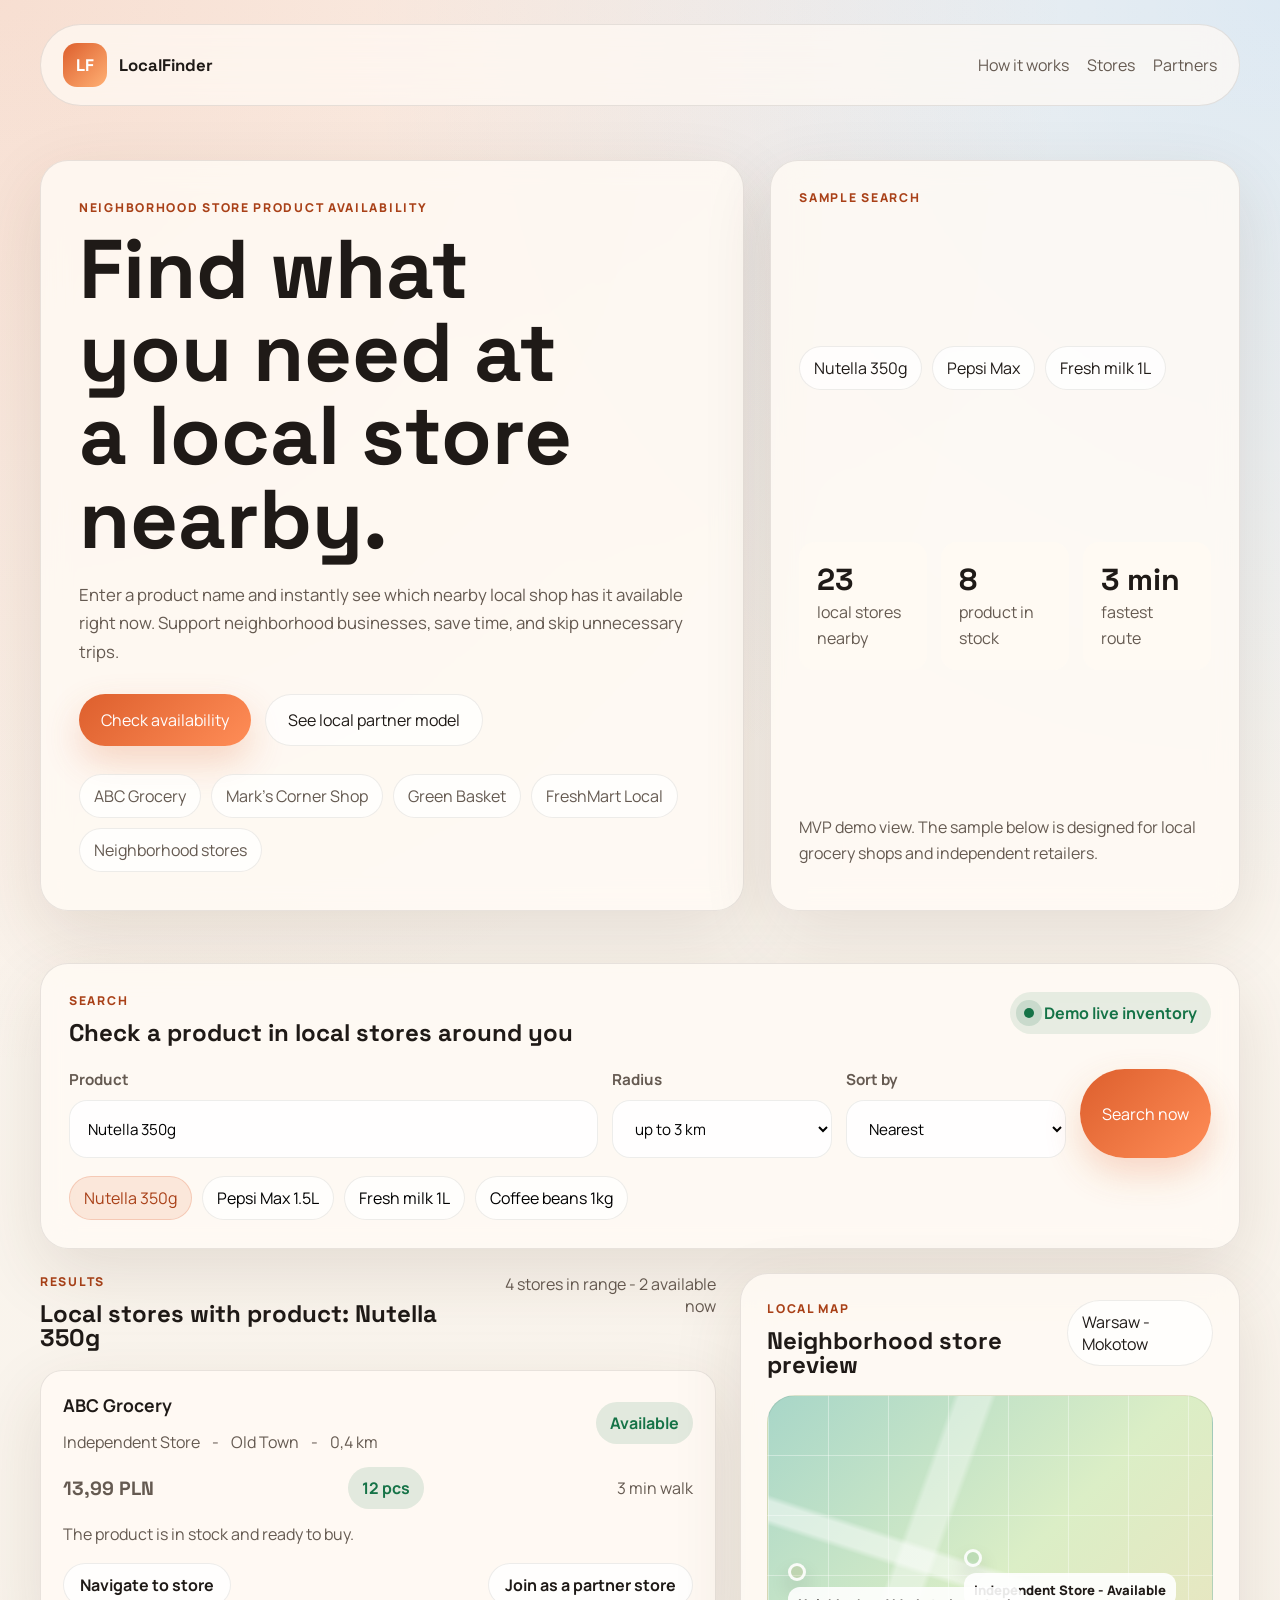
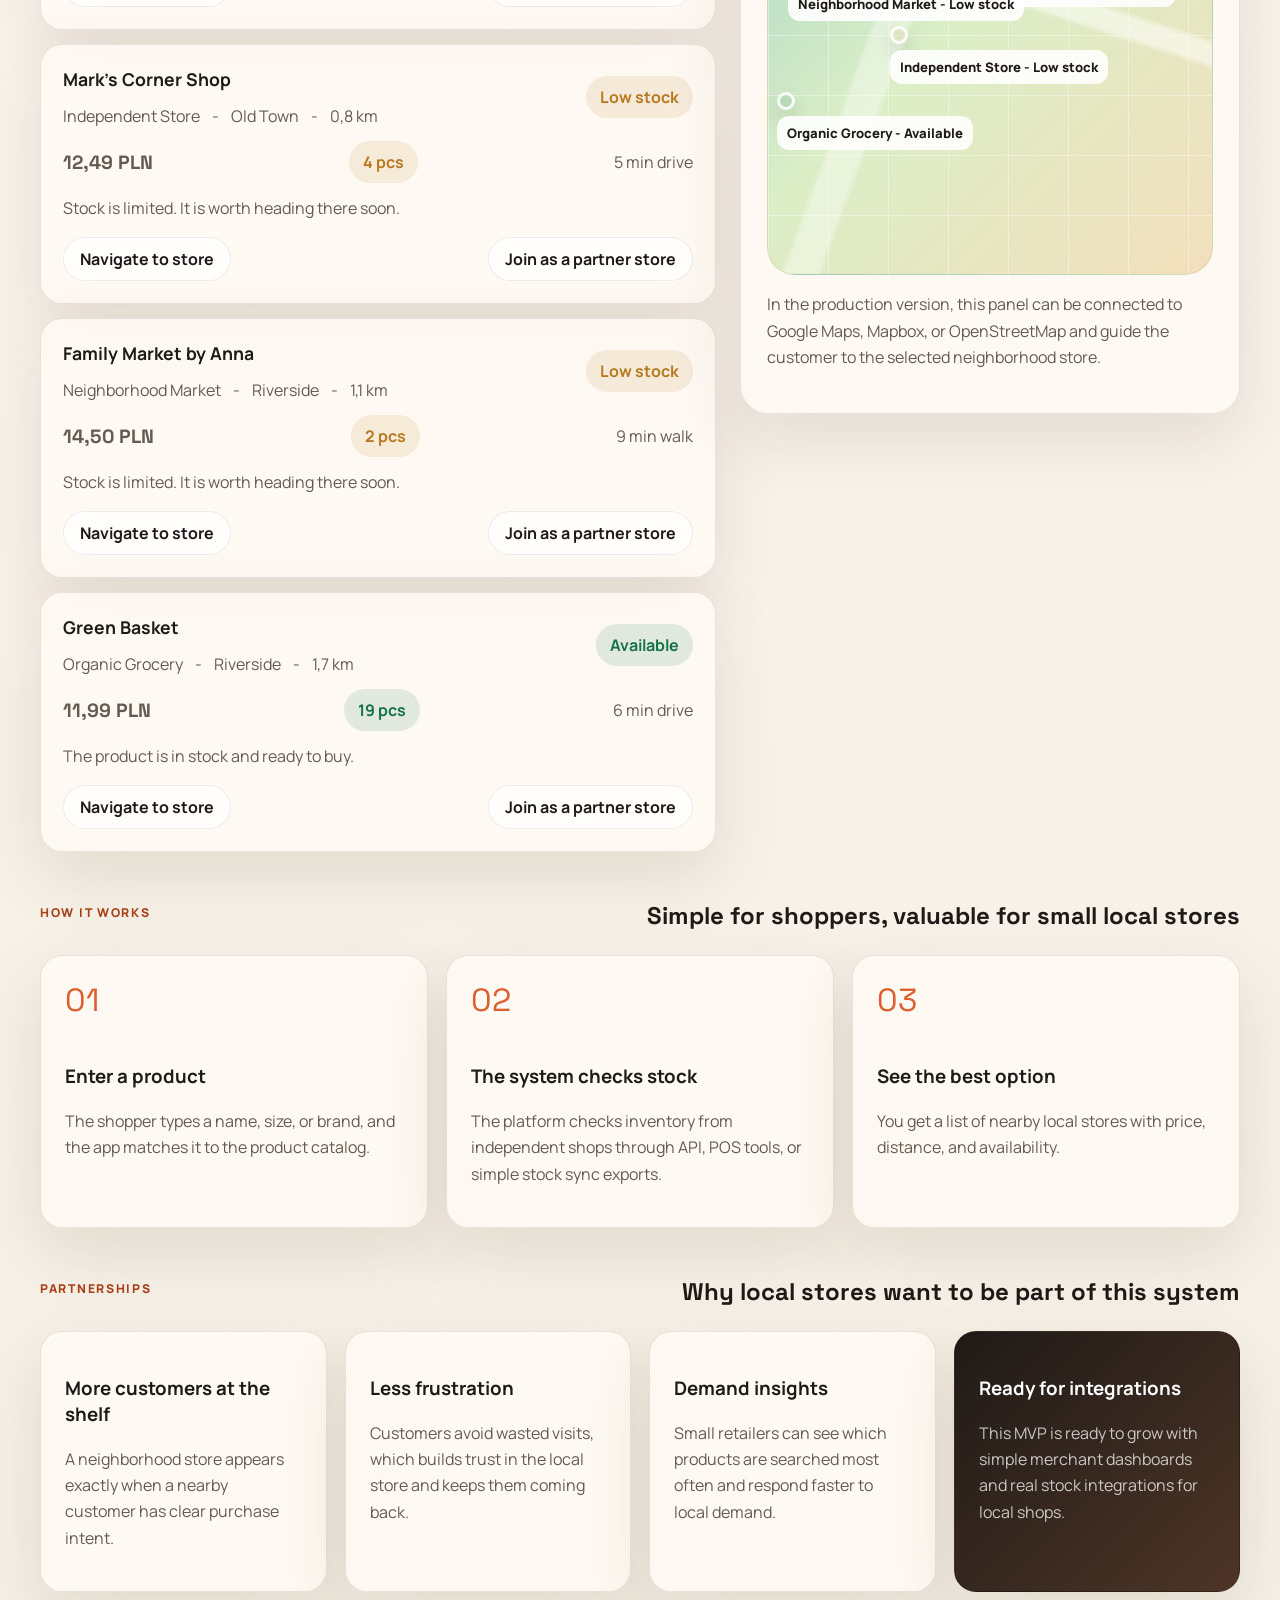
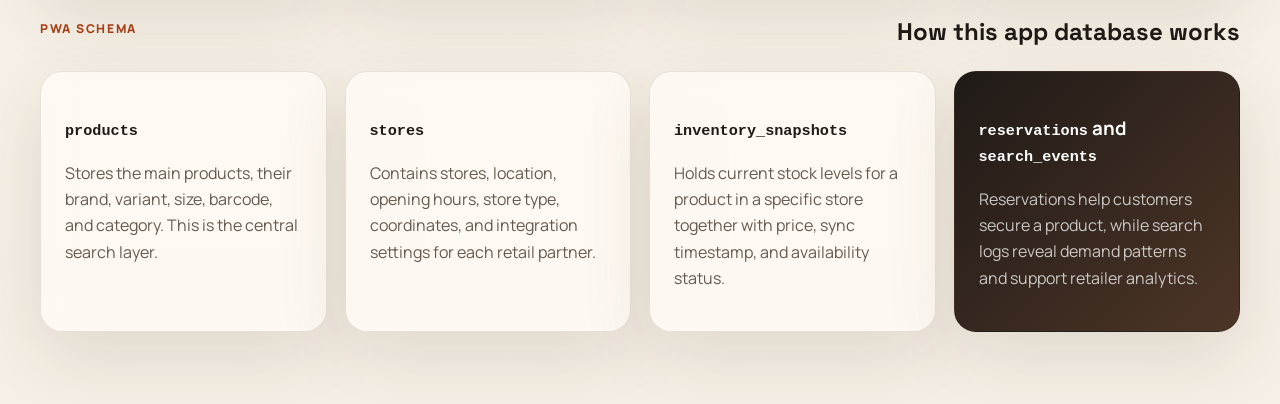
<file: index.html>
<!DOCTYPE html>
<html lang="en">
<head>
  <meta charset="UTF-8">
  <meta name="viewport" content="width=device-width, initial-scale=1.0">
  <title>LocalFinder - find products in neighborhood stores</title>
  <meta name="theme-color" content="#dd5f2d">
  <meta name="description" content="LocalFinder helps people find products in nearby neighborhood stores.">
  <link rel="manifest" href="manifest.webmanifest">
  <link rel="icon" href="icon.svg" type="image/svg+xml">
  <link rel="preconnect" href="https://fonts.googleapis.com">
  <link rel="preconnect" href="https://fonts.gstatic.com" crossorigin>
  <link href="https://fonts.googleapis.com/css2?family=Space+Grotesk:wght@400;500;700&family=Manrope:wght@400;500;700;800&display=swap" rel="stylesheet">
  <link rel="stylesheet" href="styles.css">
</head>
<body>
  <div class="page-shell">
    <header class="topbar">
      <a class="brand" href="#home">
        <span class="brand-mark">LF</span>
        <span>LocalFinder</span>
      </a>
      <nav class="topnav">
        <a href="#how-it-works">How it works</a>
        <a href="#results">Stores</a>
        <a href="#partners">Partners</a>
      </nav>
    </header>

    <main id="home">
      <section class="hero">
        <div class="hero-copy">
          <p class="eyebrow">Neighborhood store product availability</p>
          <h1>Find what you need at a local store nearby.</h1>
          <p class="hero-text">
            Enter a product name and instantly see which nearby local shop has it available right now.
            Support neighborhood businesses, save time, and skip unnecessary trips.
          </p>
          <div class="hero-actions">
            <a class="button button-primary" href="#search-panel">Check availability</a>
            <a class="button button-secondary" href="#partners">See local partner model</a>
          </div>
          <div class="trust-row">
            <span>ABC Grocery</span>
            <span>Mark's Corner Shop</span>
            <span>Green Basket</span>
            <span>FreshMart Local</span>
            <span>Neighborhood stores</span>
          </div>
        </div>

        <aside class="hero-card">
          <p class="card-kicker">Sample search</p>
          <div class="sample-search">
            <span class="sample-chip">Nutella 350g</span>
            <span class="sample-chip">Pepsi Max</span>
            <span class="sample-chip">Fresh milk 1L</span>
          </div>
          <div class="snapshot">
            <div>
              <strong>23</strong>
              <span>local stores nearby</span>
            </div>
            <div>
              <strong>8</strong>
              <span>product in stock</span>
            </div>
            <div>
              <strong>3 min</strong>
              <span>fastest route</span>
            </div>
          </div>
          <p class="snapshot-note">MVP demo view. The sample below is designed for local grocery shops and independent retailers.</p>
        </aside>
      </section>

      <section class="search-panel" id="search-panel">
        <div class="panel-heading">
          <div>
            <p class="section-kicker">Search</p>
            <h2>Check a product in local stores around you</h2>
          </div>
          <div class="live-badge">
            <span class="live-dot"></span>
            Demo live inventory
          </div>
        </div>

        <form id="search-form" class="search-form">
          <label class="field field-search">
            <span>Product</span>
            <input id="product-input" type="text" value="Nutella 350g" placeholder="e.g. Nutella 350g, Pepsi Max, milk 2%">
          </label>

          <label class="field">
            <span>Radius</span>
            <select id="radius-select">
              <option value="1.5">up to 1.5 km</option>
              <option value="3" selected>up to 3 km</option>
              <option value="5">up to 5 km</option>
            </select>
          </label>

          <label class="field">
            <span>Sort by</span>
            <select id="sort-select">
              <option value="distance">Nearest</option>
              <option value="availability">Best availability</option>
              <option value="price">Lowest price</option>
            </select>
          </label>

          <button type="submit" class="button button-primary button-submit">Search now</button>
        </form>

        <div class="quick-tags" id="quick-tags">
          <button type="button" class="tag is-active" data-product="Nutella 350g">Nutella 350g</button>
          <button type="button" class="tag" data-product="Pepsi Max 1.5L">Pepsi Max 1.5L</button>
          <button type="button" class="tag" data-product="Fresh milk 1L">Fresh milk 1L</button>
          <button type="button" class="tag" data-product="Coffee beans 1kg">Coffee beans 1kg</button>
        </div>
      </section>

      <section class="results-section" id="results">
        <div class="results-layout">
          <div class="results-column">
            <div class="results-header">
              <div>
                <p class="section-kicker">Results</p>
                <h2 id="results-title">Local stores with product: Nutella 350g</h2>
              </div>
              <div class="results-summary" id="results-summary"></div>
            </div>
            <div id="results-list" class="results-list"></div>
          </div>

          <aside class="map-card">
            <div class="map-card-header">
              <div>
                <p class="section-kicker">Local map</p>
                <h2>Neighborhood store preview</h2>
              </div>
              <span class="map-badge">Warsaw - Mokotow</span>
            </div>
            <div id="map-grid" class="map-grid" aria-label="Illustrative store map"></div>
            <p class="map-note">
              In the production version, this panel can be connected to Google Maps, Mapbox, or OpenStreetMap and guide the customer to the selected neighborhood store.
            </p>
          </aside>
        </div>
      </section>

      <section class="how-it-works" id="how-it-works">
        <div class="section-heading">
          <p class="section-kicker">How it works</p>
          <h2>Simple for shoppers, valuable for small local stores</h2>
        </div>
        <div class="steps">
          <article class="step-card">
            <span class="step-number">01</span>
            <h3>Enter a product</h3>
            <p>The shopper types a name, size, or brand, and the app matches it to the product catalog.</p>
          </article>
          <article class="step-card">
            <span class="step-number">02</span>
            <h3>The system checks stock</h3>
            <p>The platform checks inventory from independent shops through API, POS tools, or simple stock sync exports.</p>
          </article>
          <article class="step-card">
            <span class="step-number">03</span>
            <h3>See the best option</h3>
            <p>You get a list of nearby local stores with price, distance, and availability.</p>
          </article>
        </div>
      </section>

      <section class="partners" id="partners">
        <div class="section-heading">
          <p class="section-kicker">Partnerships</p>
          <h2>Why local stores want to be part of this system</h2>
        </div>
        <div class="partner-grid">
          <article class="partner-card">
            <h3>More customers at the shelf</h3>
            <p>A neighborhood store appears exactly when a nearby customer has clear purchase intent.</p>
          </article>
          <article class="partner-card">
            <h3>Less frustration</h3>
            <p>Customers avoid wasted visits, which builds trust in the local store and keeps them coming back.</p>
          </article>
          <article class="partner-card">
            <h3>Demand insights</h3>
            <p>Small retailers can see which products are searched most often and respond faster to local demand.</p>
          </article>
          <article class="partner-card accent-card">
            <h3>Ready for integrations</h3>
            <p>This MVP is ready to grow with simple merchant dashboards and real stock integrations for local shops.</p>
          </article>
        </div>
      </section>

      <section class="schema-section" id="schema">
        <div class="section-heading">
          <p class="section-kicker">PWA schema</p>
          <h2>How this app database works</h2>
        </div>
        <div class="schema-grid">
          <article class="partner-card">
            <h3><code>products</code></h3>
            <p>Stores the main products, their brand, variant, size, barcode, and category. This is the central search layer.</p>
          </article>
          <article class="partner-card">
            <h3><code>stores</code></h3>
            <p>Contains stores, location, opening hours, store type, coordinates, and integration settings for each retail partner.</p>
          </article>
          <article class="partner-card">
            <h3><code>inventory_snapshots</code></h3>
            <p>Holds current stock levels for a product in a specific store together with price, sync timestamp, and availability status.</p>
          </article>
          <article class="partner-card accent-card">
            <h3><code>reservations</code> and <code>search_events</code></h3>
            <p>Reservations help customers secure a product, while search logs reveal demand patterns and support retailer analytics.</p>
          </article>
        </div>
      </section>
    </main>
  </div>

  <script src="app.js"></script>
</body>
</html>
</file>
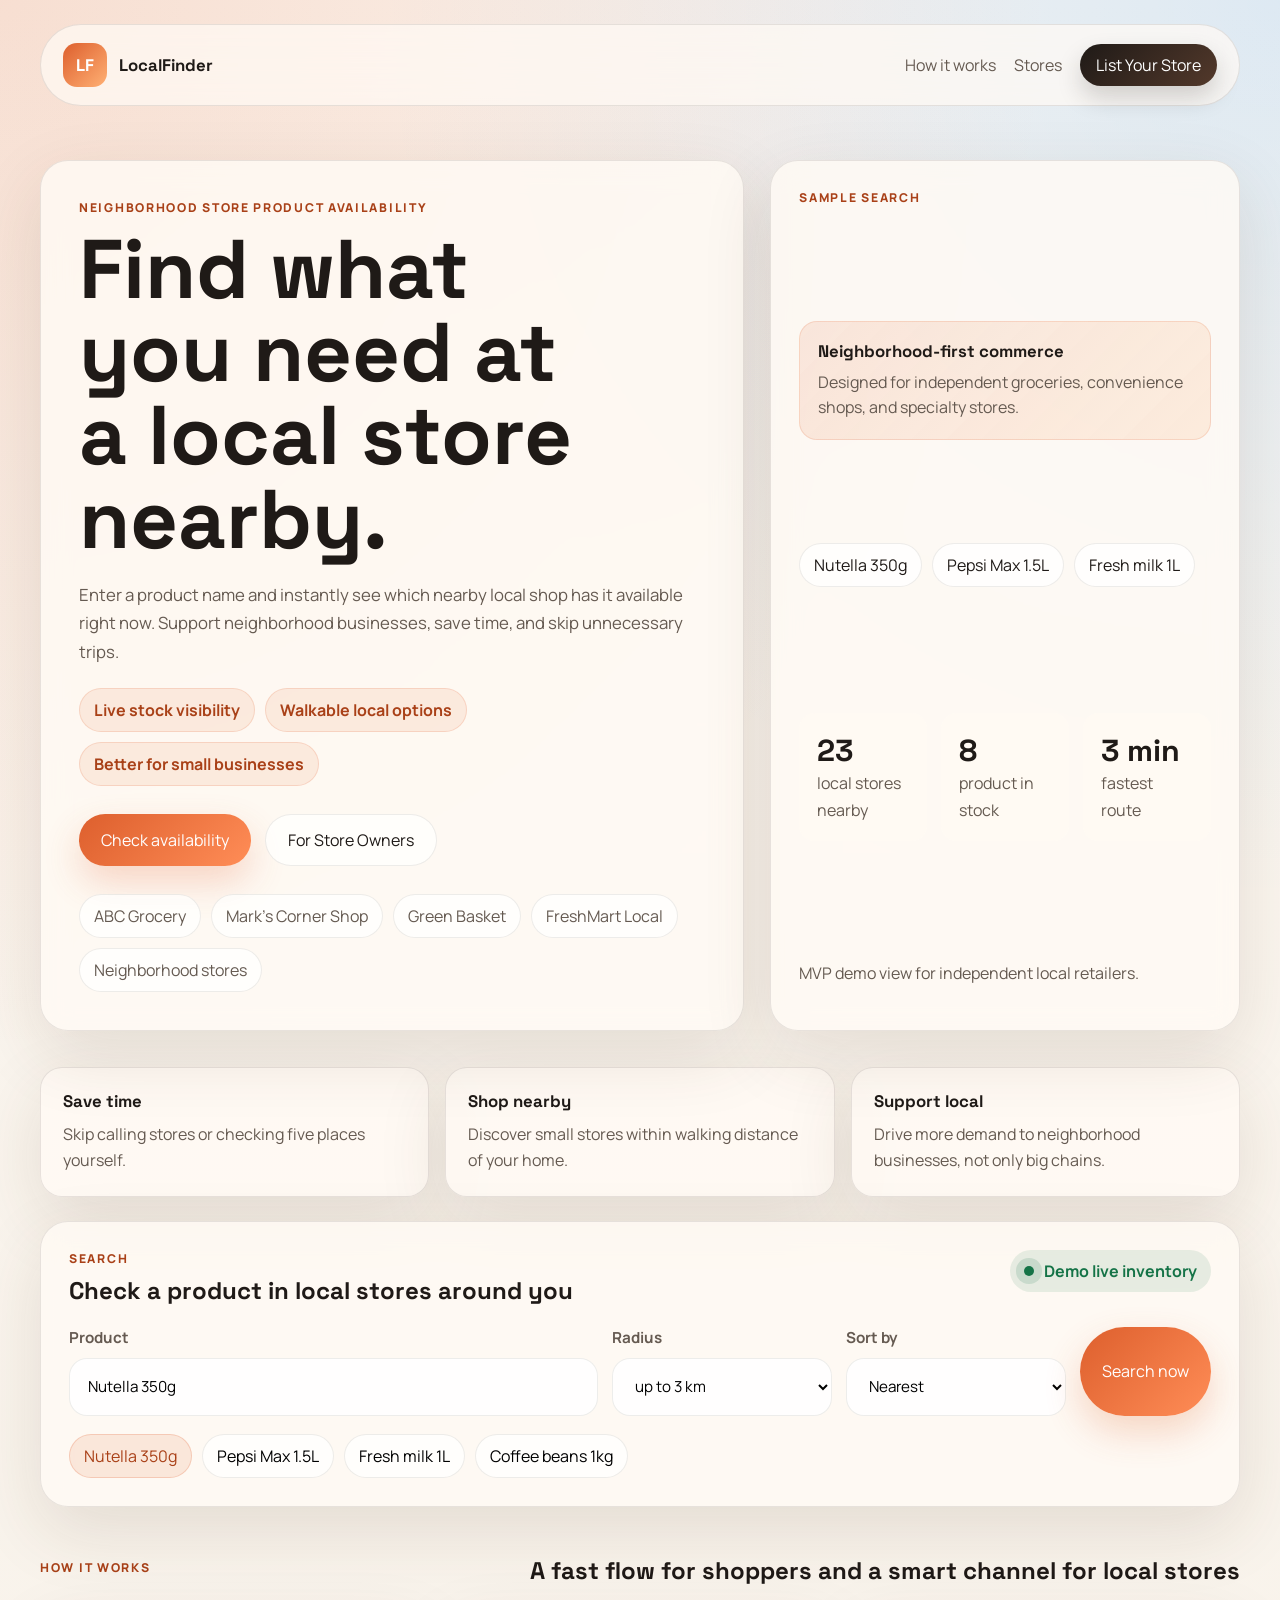
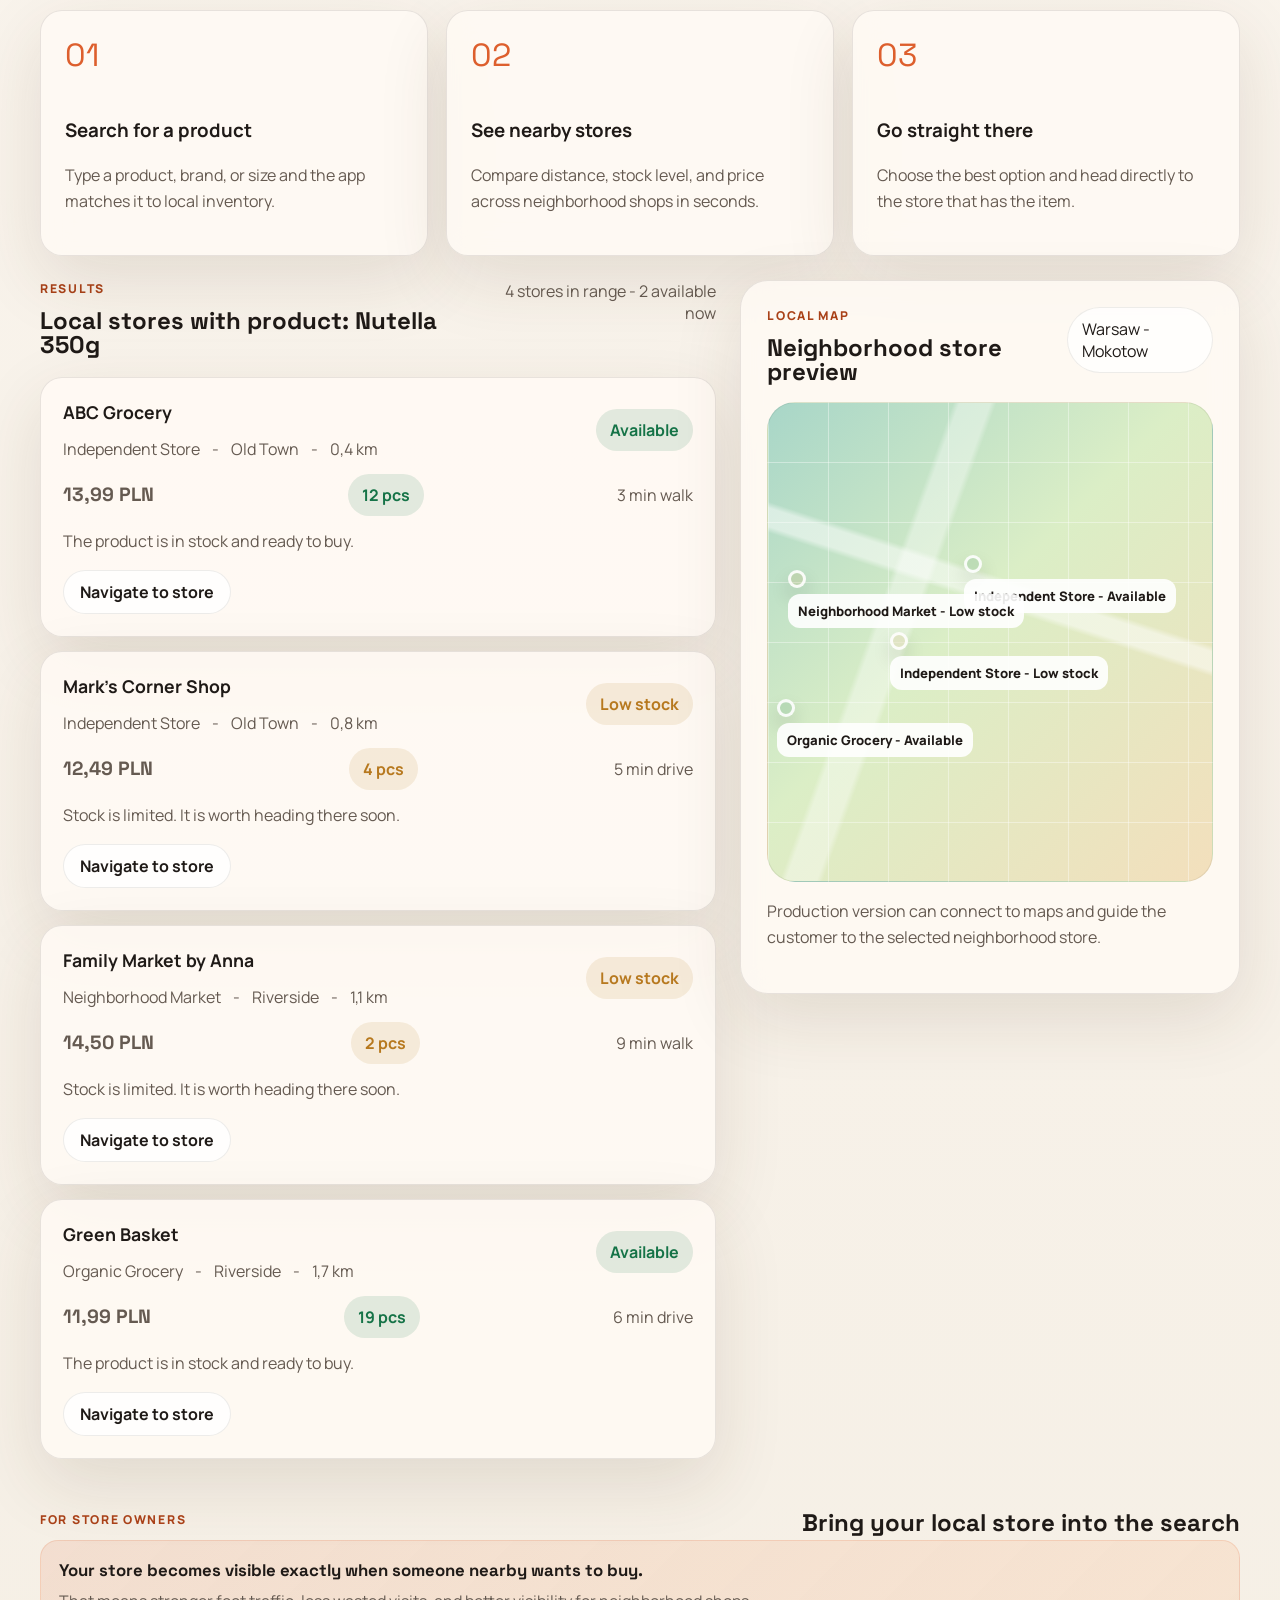
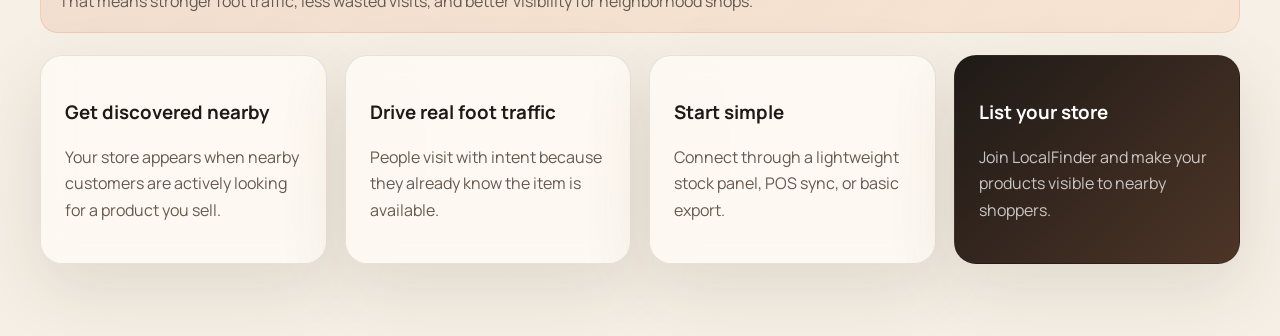
<file: localfinder-clean.html>
<!DOCTYPE html>
<html lang="en">
<head>
  <meta charset="UTF-8">
  <meta name="viewport" content="width=device-width, initial-scale=1.0">
  <title>LocalFinder - clean demo</title>
  <meta name="theme-color" content="#dd5f2d">
  <meta name="description" content="LocalFinder helps people find products in nearby neighborhood stores.">
  <link rel="icon" href="localfinder-icon.svg" type="image/svg+xml">
  <link rel="preconnect" href="https://fonts.googleapis.com">
  <link rel="preconnect" href="https://fonts.gstatic.com" crossorigin>
  <link href="https://fonts.googleapis.com/css2?family=Space+Grotesk:wght@400;500;700&family=Manrope:wght@400;500;700;800&display=swap" rel="stylesheet">
  <link rel="stylesheet" href="styles.css">
</head>
<body>
  <div class="page-shell">
    <header class="topbar">
      <a class="brand" href="#home">
        <span class="brand-mark">LF</span>
        <span>LocalFinder</span>
      </a>
      <nav class="topnav">
        <a href="#how-it-works">How it works</a>
        <a href="#results">Stores</a>
        <a class="topnav-cta" href="#partners">List Your Store</a>
      </nav>
    </header>

    <main id="home">
      <section class="hero">
        <div class="hero-copy">
          <p class="eyebrow">Neighborhood store product availability</p>
          <h1>Find what you need at a local store nearby.</h1>
          <p class="hero-text">
            Enter a product name and instantly see which nearby local shop has it available right now.
            Support neighborhood businesses, save time, and skip unnecessary trips.
          </p>
          <div class="hero-highlights">
            <span>Live stock visibility</span>
            <span>Walkable local options</span>
            <span>Better for small businesses</span>
          </div>
          <div class="hero-actions">
            <a class="button button-primary" href="#search-panel">Check availability</a>
            <a class="button button-secondary" href="#partners">For Store Owners</a>
          </div>
          <div class="trust-row">
            <span>ABC Grocery</span>
            <span>Mark's Corner Shop</span>
            <span>Green Basket</span>
            <span>FreshMart Local</span>
            <span>Neighborhood stores</span>
          </div>
        </div>

        <aside class="hero-card">
          <p class="card-kicker">Sample search</p>
          <div class="hero-card-banner">
            <strong>Neighborhood-first commerce</strong>
            <span>Designed for independent groceries, convenience shops, and specialty stores.</span>
          </div>
          <div class="sample-search">
            <span class="sample-chip">Nutella 350g</span>
            <span class="sample-chip">Pepsi Max 1.5L</span>
            <span class="sample-chip">Fresh milk 1L</span>
          </div>
          <div class="snapshot">
            <div>
              <strong>23</strong>
              <span>local stores nearby</span>
            </div>
            <div>
              <strong>8</strong>
              <span>product in stock</span>
            </div>
            <div>
              <strong>3 min</strong>
              <span>fastest route</span>
            </div>
          </div>
          <p class="snapshot-note">MVP demo view for independent local retailers.</p>
        </aside>
      </section>

      <section class="micro-benefits">
        <article class="benefit-card">
          <strong>Save time</strong>
          <span>Skip calling stores or checking five places yourself.</span>
        </article>
        <article class="benefit-card">
          <strong>Shop nearby</strong>
          <span>Discover small stores within walking distance of your home.</span>
        </article>
        <article class="benefit-card">
          <strong>Support local</strong>
          <span>Drive more demand to neighborhood businesses, not only big chains.</span>
        </article>
      </section>

      <section class="search-panel" id="search-panel">
        <div class="panel-heading">
          <div>
            <p class="section-kicker">Search</p>
            <h2>Check a product in local stores around you</h2>
          </div>
          <div class="live-badge">
            <span class="live-dot"></span>
            Demo live inventory
          </div>
        </div>

        <form id="search-form" class="search-form">
          <label class="field field-search">
            <span>Product</span>
            <input id="product-input" type="text" value="Nutella 350g" placeholder="e.g. Nutella 350g, Pepsi Max, fresh milk 1L">
          </label>

          <label class="field">
            <span>Radius</span>
            <select id="radius-select">
              <option value="1.5">up to 1.5 km</option>
              <option value="3" selected>up to 3 km</option>
              <option value="5">up to 5 km</option>
            </select>
          </label>

          <label class="field">
            <span>Sort by</span>
            <select id="sort-select">
              <option value="distance">Nearest</option>
              <option value="availability">Best availability</option>
              <option value="price">Lowest price</option>
            </select>
          </label>

          <button type="submit" class="button button-primary button-submit">Search now</button>
        </form>

        <div class="quick-tags" id="quick-tags">
          <button type="button" class="tag is-active" data-product="Nutella 350g">Nutella 350g</button>
          <button type="button" class="tag" data-product="Pepsi Max 1.5L">Pepsi Max 1.5L</button>
          <button type="button" class="tag" data-product="Fresh milk 1L">Fresh milk 1L</button>
          <button type="button" class="tag" data-product="Coffee beans 1kg">Coffee beans 1kg</button>
        </div>
      </section>

      <section class="how-it-works" id="how-it-works">
        <div class="section-heading">
          <p class="section-kicker">How it works</p>
          <h2>A fast flow for shoppers and a smart channel for local stores</h2>
        </div>
        <div class="steps">
          <article class="step-card">
            <span class="step-number">01</span>
            <h3>Search for a product</h3>
            <p>Type a product, brand, or size and the app matches it to local inventory.</p>
          </article>
          <article class="step-card">
            <span class="step-number">02</span>
            <h3>See nearby stores</h3>
            <p>Compare distance, stock level, and price across neighborhood shops in seconds.</p>
          </article>
          <article class="step-card">
            <span class="step-number">03</span>
            <h3>Go straight there</h3>
            <p>Choose the best option and head directly to the store that has the item.</p>
          </article>
        </div>
      </section>

      <section class="results-section" id="results">
        <div class="results-layout">
          <div class="results-column">
            <div class="results-header">
              <div>
                <p class="section-kicker">Results</p>
                <h2 id="results-title">Local stores with product: Nutella 350g</h2>
              </div>
              <div class="results-summary" id="results-summary"></div>
            </div>
            <div id="results-list" class="results-list"></div>
          </div>

          <aside class="map-card">
            <div class="map-card-header">
              <div>
                <p class="section-kicker">Local map</p>
                <h2>Neighborhood store preview</h2>
              </div>
              <span class="map-badge">Warsaw - Mokotow</span>
            </div>
            <div id="map-grid" class="map-grid" aria-label="Illustrative store map"></div>
            <p class="map-note">Production version can connect to maps and guide the customer to the selected neighborhood store.</p>
          </aside>
        </div>
      </section>

      <section class="partners" id="partners">
        <div class="section-heading">
          <p class="section-kicker">For Store Owners</p>
          <h2>Bring your local store into the search</h2>
        </div>
        <div class="owner-banner">
          <strong>Your store becomes visible exactly when someone nearby wants to buy.</strong>
          <span>That means stronger foot traffic, less wasted visits, and better visibility for neighborhood shops.</span>
        </div>
        <div class="partner-grid">
          <article class="partner-card">
            <h3>Get discovered nearby</h3>
            <p>Your store appears when nearby customers are actively looking for a product you sell.</p>
          </article>
          <article class="partner-card">
            <h3>Drive real foot traffic</h3>
            <p>People visit with intent because they already know the item is available.</p>
          </article>
          <article class="partner-card">
            <h3>Start simple</h3>
            <p>Connect through a lightweight stock panel, POS sync, or basic export.</p>
          </article>
          <article class="partner-card accent-card">
            <h3>List your store</h3>
            <p>Join LocalFinder and make your products visible to nearby shoppers.</p>
          </article>
        </div>
      </section>
    </main>
  </div>

  <script>
    const catalog = {
      "Nutella 350g": [
        { name: "ABC Grocery", chain: "Independent Store", distance: 0.4, price: 13.99, stock: 12, status: "good", eta: "3 min walk", district: "Old Town", x: 68, y: 38 },
        { name: "Mark's Corner Shop", chain: "Independent Store", distance: 0.8, price: 12.49, stock: 4, status: "warn", eta: "5 min drive", district: "Old Town", x: 52, y: 54 },
        { name: "Family Market by Anna", chain: "Neighborhood Market", distance: 1.1, price: 14.5, stock: 2, status: "warn", eta: "9 min walk", district: "Riverside", x: 31, y: 41 },
        { name: "Green Basket", chain: "Organic Grocery", distance: 1.7, price: 11.99, stock: 19, status: "good", eta: "6 min drive", district: "Riverside", x: 24, y: 68 },
        { name: "FreshMart Local", chain: "Independent Store", distance: 3.6, price: 12.99, stock: 0, status: "bad", eta: "11 min drive", district: "Garden District", x: 79, y: 73 }
      ],
      "Pepsi Max 1.5L": [
        { name: "Mark's Corner Shop", chain: "Independent Store", distance: 0.8, price: 6.49, stock: 16, status: "good", eta: "5 min drive", district: "Old Town", x: 52, y: 54 },
        { name: "ABC Grocery", chain: "Independent Store", distance: 0.4, price: 7.19, stock: 5, status: "warn", eta: "3 min walk", district: "Old Town", x: 68, y: 38 },
        { name: "FreshMart Local", chain: "Independent Store", distance: 1.3, price: 5.99, stock: 24, status: "good", eta: "7 min drive", district: "Riverside", x: 45, y: 77 },
        { name: "Family Market by Anna", chain: "Neighborhood Market", distance: 1.1, price: 7.49, stock: 0, status: "bad", eta: "9 min walk", district: "Riverside", x: 31, y: 41 }
      ],
      "Fresh milk 1L": [
        { name: "ABC Grocery", chain: "Independent Store", distance: 0.4, price: 4.39, stock: 8, status: "good", eta: "3 min walk", district: "Old Town", x: 68, y: 38 },
        { name: "Green Basket", chain: "Organic Grocery", distance: 1.7, price: 3.79, stock: 31, status: "good", eta: "6 min drive", district: "Riverside", x: 24, y: 68 },
        { name: "Mark's Corner Shop", chain: "Independent Store", distance: 0.8, price: 4.15, stock: 3, status: "warn", eta: "5 min drive", district: "Old Town", x: 52, y: 54 }
      ],
      "Coffee beans 1kg": [
        { name: "Green Basket", chain: "Organic Grocery", distance: 1.7, price: 42.99, stock: 14, status: "good", eta: "6 min drive", district: "Riverside", x: 24, y: 68 },
        { name: "FreshMart Local", chain: "Independent Store", distance: 3.6, price: 39.99, stock: 6, status: "warn", eta: "11 min drive", district: "Garden District", x: 79, y: 73 },
        { name: "Mark's Corner Shop", chain: "Independent Store", distance: 0.8, price: 46.99, stock: 0, status: "bad", eta: "5 min drive", district: "Old Town", x: 52, y: 54 }
      ]
    };

    const statusMeta = {
      good: { label: "Available", note: "The product is in stock and ready to buy.", className: "status-good" },
      warn: { label: "Low stock", note: "Stock is limited. It is worth heading there soon.", className: "status-warn" },
      bad: { label: "Out of stock", note: "Currently unavailable in this store.", className: "status-bad" }
    };

    const productInput = document.querySelector("#product-input");
    const radiusSelect = document.querySelector("#radius-select");
    const sortSelect = document.querySelector("#sort-select");
    const resultsList = document.querySelector("#results-list");
    const resultsTitle = document.querySelector("#results-title");
    const resultsSummary = document.querySelector("#results-summary");
    const mapGrid = document.querySelector("#map-grid");
    const quickTags = document.querySelector("#quick-tags");
    const searchForm = document.querySelector("#search-form");

    function getMatchingProduct(query) {
      const normalizedQuery = query.trim().toLowerCase();
      const productNames = Object.keys(catalog);
      if (!normalizedQuery) return productNames[0];
      return productNames.find((name) => name.toLowerCase() === normalizedQuery)
        || productNames.find((name) => name.toLowerCase().includes(normalizedQuery))
        || productNames[0];
    }

    function getStatusWeight(status) {
      if (status === "good") return 0;
      if (status === "warn") return 1;
      return 2;
    }

    function formatPrice(price) {
      return `${price.toFixed(2).replace(".", ",")} PLN`;
    }

    function filterAndSortStores(productName) {
      const radius = Number(radiusSelect.value);
      const sortBy = sortSelect.value;
      const filtered = [...(catalog[productName] || [])].filter((store) => store.distance <= radius);
      filtered.sort((left, right) => {
        if (sortBy === "price") return left.price - right.price;
        if (sortBy === "availability") return getStatusWeight(left.status) - getStatusWeight(right.status) || left.distance - right.distance;
        return left.distance - right.distance;
      });
      return filtered;
    }

    function renderResults(productName) {
      const stores = filterAndSortStores(productName);
      const availableCount = stores.filter((store) => store.status === "good").length;
      resultsTitle.textContent = `Local stores with product: ${productName}`;
      resultsSummary.textContent = `${stores.length} stores in range - ${availableCount} available now`;

      if (!stores.length) {
        resultsList.innerHTML = '<div class="empty-state"><h3>No results in the selected radius</h3><p>Increase the search radius or choose another product from the suggested tags above.</p></div>';
        mapGrid.innerHTML = "";
        return;
      }

      resultsList.innerHTML = stores.map((store) => {
        const meta = statusMeta[store.status];
        return `<article class="store-card"><div class="store-top"><div><h3>${store.name}</h3><div class="store-meta"><span>${store.chain}</span><span>-</span><span>${store.district}</span><span>-</span><span>${store.distance.toFixed(1).replace(".", ",")} km</span></div></div><span class="store-pill ${meta.className}">${meta.label}</span></div><div class="store-stock"><span class="store-price">${formatPrice(store.price)}</span><span class="stock-pill ${meta.className}">${store.stock > 0 ? `${store.stock} pcs` : "0 pcs"}</span><span>${store.eta}</span></div><p class="availability-note">${meta.note}</p><div class="store-actions"><a class="action-link" href="#map-grid">Navigate to store</a></div></article>`;
      }).join("");

      mapGrid.innerHTML = stores.map((store) => {
        const meta = statusMeta[store.status];
        return `<div class="map-pin" style="left:${store.x}%; top:${store.y}%"><span class="pin-dot ${meta.className}"></span><span class="pin-label">${store.chain} - ${meta.label}</span></div>`;
      }).join("");
    }

    function syncActiveTag(productName) {
      quickTags.querySelectorAll(".tag").forEach((tag) => {
        tag.classList.toggle("is-active", tag.dataset.product === productName);
      });
    }

    function runSearch(nextQuery) {
      const matchedProduct = getMatchingProduct(nextQuery ?? productInput.value);
      productInput.value = matchedProduct;
      syncActiveTag(matchedProduct);
      renderResults(matchedProduct);
    }

    searchForm.addEventListener("submit", (event) => {
      event.preventDefault();
      runSearch();
    });

    radiusSelect.addEventListener("change", () => runSearch());
    sortSelect.addEventListener("change", () => runSearch());

    quickTags.addEventListener("click", (event) => {
      const button = event.target.closest(".tag");
      if (!button) return;
      runSearch(button.dataset.product);
    });

    window.addEventListener("load", () => {
      runSearch(productInput.value);
    });
  </script>
</body>
</html>
</file>
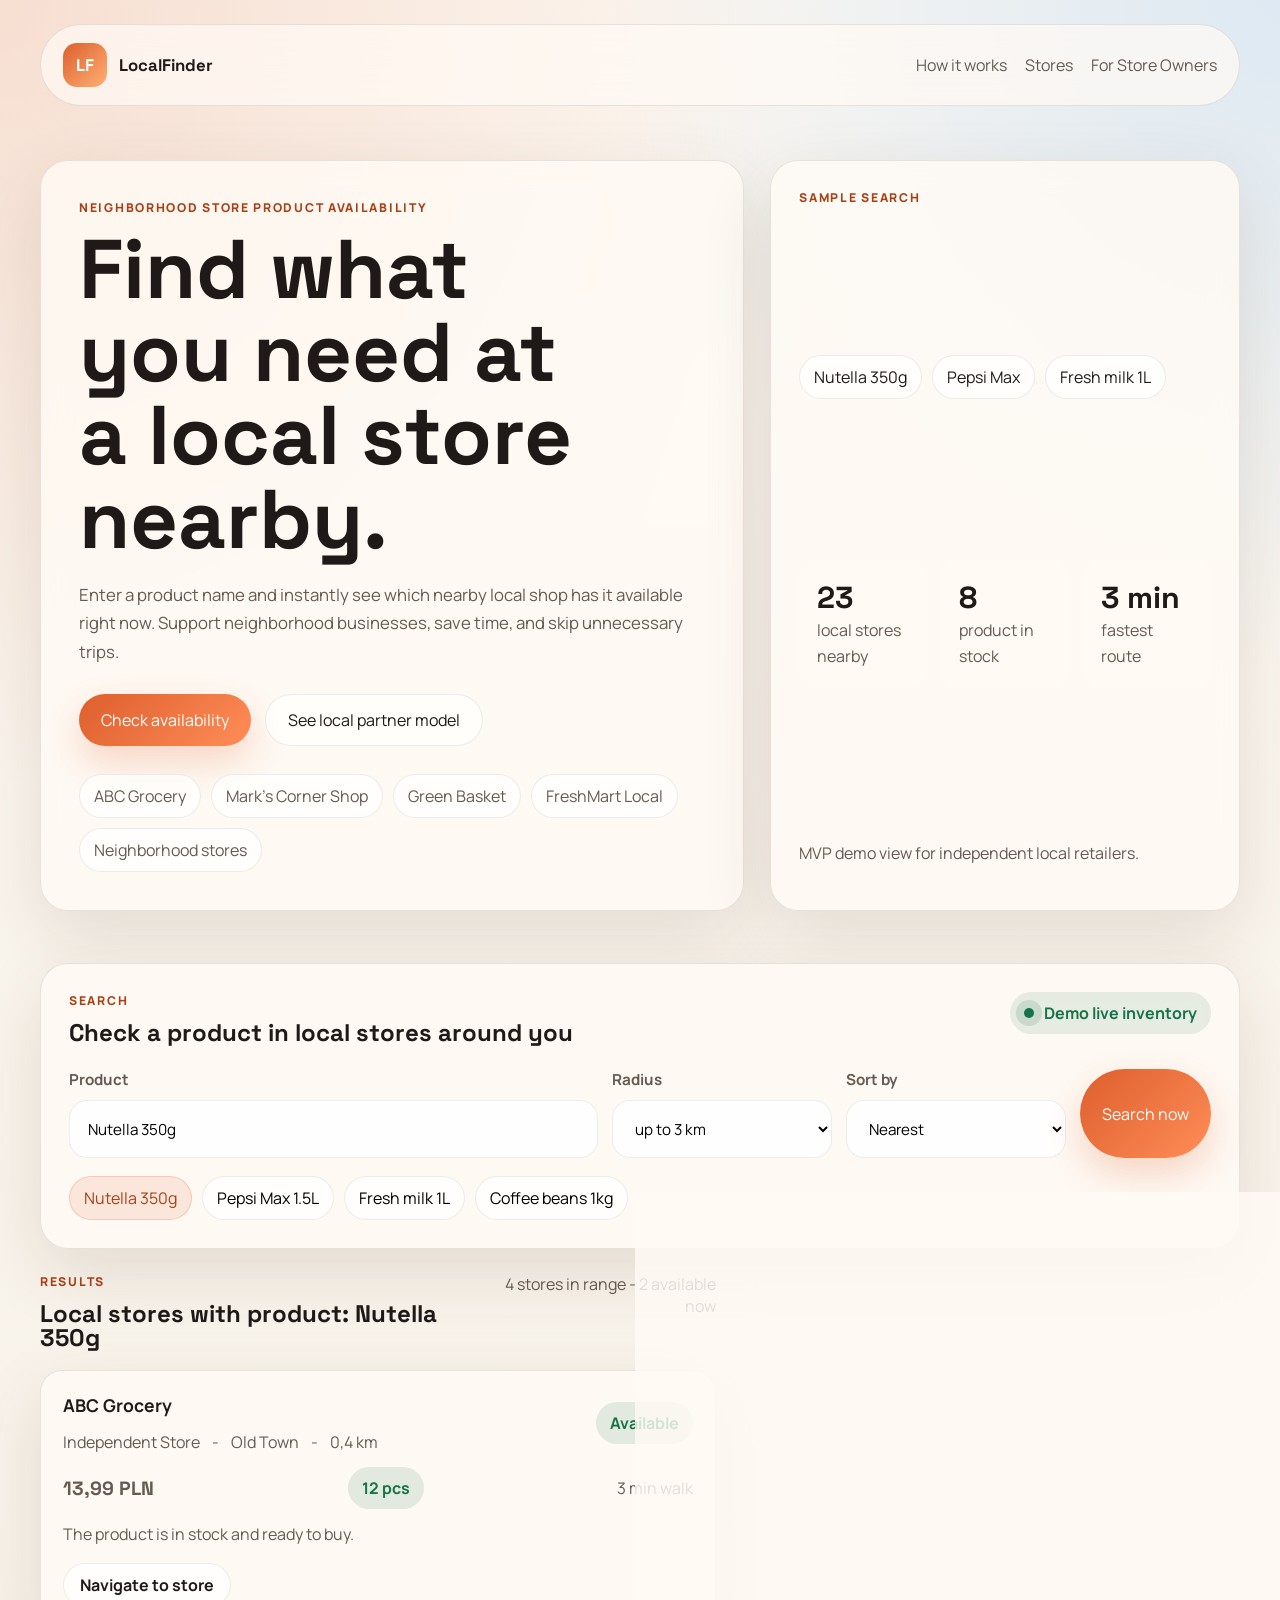
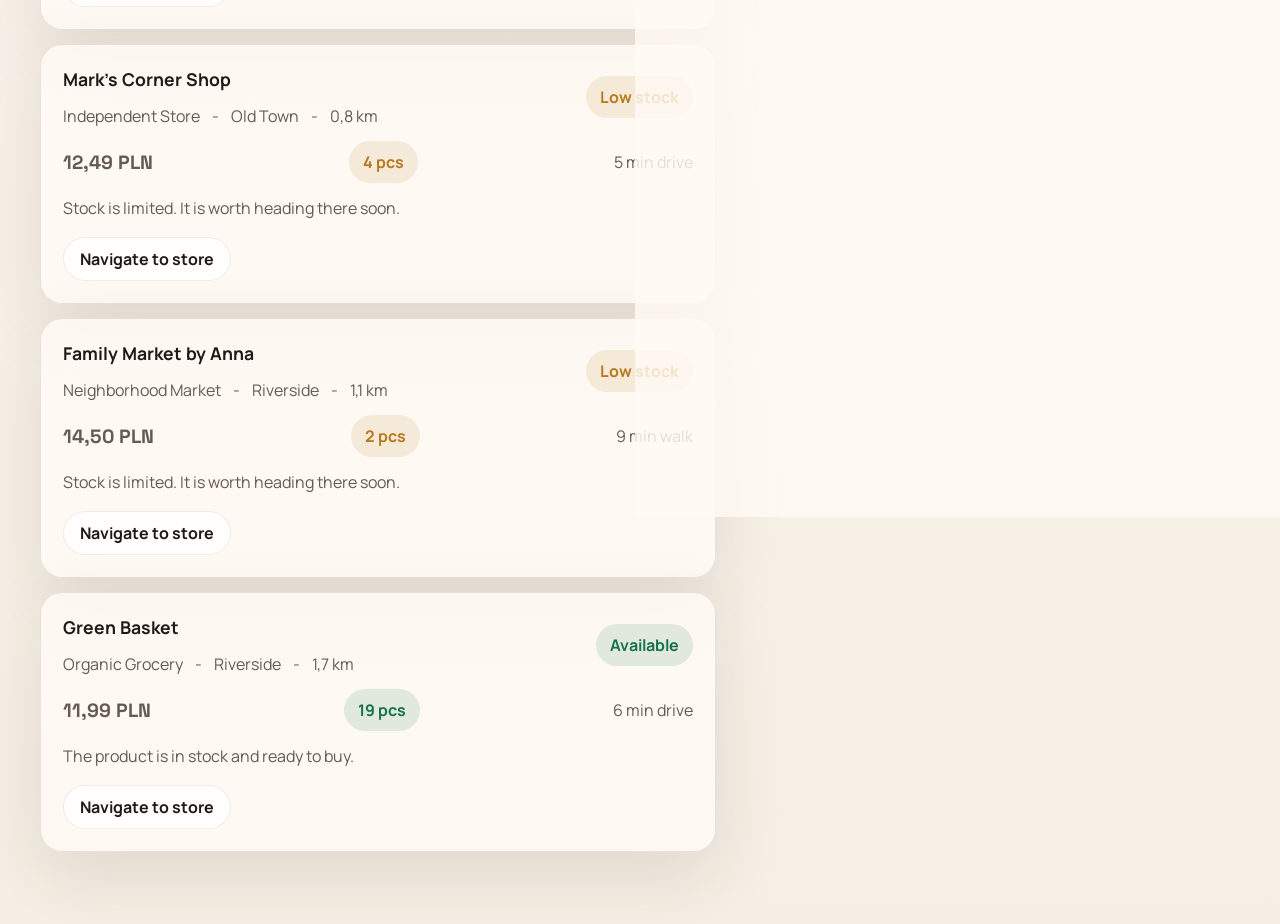
<file: localfinder-v2.html>
<!DOCTYPE html>
<html lang="en">
<head>
  <meta charset="UTF-8">
  <meta name="viewport" content="width=device-width, initial-scale=1.0">
  <title>LocalFinder - neighborhood store demo</title>
  <meta name="theme-color" content="#dd5f2d">
  <meta name="description" content="LocalFinder helps people find products in nearby neighborhood stores.">
  <link rel="icon" href="localfinder-icon.svg" type="image/svg+xml">
  <link rel="preconnect" href="https://fonts.googleapis.com">
  <link rel="preconnect" href="https://fonts.gstatic.com" crossorigin>
  <link href="https://fonts.googleapis.com/css2?family=Space+Grotesk:wght@400;500;700&family=Manrope:wght@400;500;700;800&display=swap" rel="stylesheet">
  <link rel="stylesheet" href="styles.css">
</head>
<body>
  <div class="page-shell">
    <header class="topbar">
      <a class="brand" href="#home">
        <span class="brand-mark">LF</span>
        <span>LocalFinder</span>
      </a>
      <nav class="topnav">
        <a href="#how-it-works">How it works</a>
        <a href="#results">Stores</a>
        <a href="#partners">For Store Owners</a>
      </nav>
    </header>

    <main id="home">
      <section class="hero">
        <div class="hero-copy">
          <p class="eyebrow">Neighborhood store product availability</p>
          <h1>Find what you need at a local store nearby.</h1>
          <p class="hero-text">
            Enter a product name and instantly see which nearby local shop has it available right now.
            Support neighborhood businesses, save time, and skip unnecessary trips.
          </p>
          <div class="hero-actions">
            <a class="button button-primary" href="#search-panel">Check availability</a>
            <a class="button button-secondary" href="#partners">See local partner model</a>
          </div>
          <div class="trust-row">
            <span>ABC Grocery</span>
            <span>Mark's Corner Shop</span>
            <span>Green Basket</span>
            <span>FreshMart Local</span>
            <span>Neighborhood stores</span>
          </div>
        </div>

        <aside class="hero-card">
          <p class="card-kicker">Sample search</p>
          <div class="sample-search">
            <span class="sample-chip">Nutella 350g</span>
            <span class="sample-chip">Pepsi Max</span>
            <span class="sample-chip">Fresh milk 1L</span>
          </div>
          <div class="snapshot">
            <div>
              <strong>23</strong>
              <span>local stores nearby</span>
            </div>
            <div>
              <strong>8</strong>
              <span>product in stock</span>
            </div>
            <div>
              <strong>3 min</strong>
              <span>fastest route</span>
            </div>
          </div>
          <p class="snapshot-note">MVP demo view for independent local retailers.</p>
        </aside>
      </section>

      <section class="search-panel" id="search-panel">
        <div class="panel-heading">
          <div>
            <p class="section-kicker">Search</p>
            <h2>Check a product in local stores around you</h2>
          </div>
          <div class="live-badge">
            <span class="live-dot"></span>
            Demo live inventory
          </div>
        </div>

        <form id="search-form" class="search-form">
          <label class="field field-search">
            <span>Product</span>
            <input id="product-input" type="text" value="Nutella 350g" placeholder="e.g. Nutella 350g, Pepsi Max, fresh milk 1L">
          </label>

          <label class="field">
            <span>Radius</span>
            <select id="radius-select">
              <option value="1.5">up to 1.5 km</option>
              <option value="3" selected>up to 3 km</option>
              <option value="5">up to 5 km</option>
            </select>
          </label>

          <label class="field">
            <span>Sort by</span>
            <select id="sort-select">
              <option value="distance">Nearest</option>
              <option value="availability">Best availability</option>
              <option value="price">Lowest price</option>
            </select>
          </label>

          <button type="submit" class="button button-primary button-submit">Search now</button>
        </form>

        <div class="quick-tags" id="quick-tags">
          <button type="button" class="tag is-active" data-product="Nutella 350g">Nutella 350g</button>
          <button type="button" class="tag" data-product="Pepsi Max 1.5L">Pepsi Max 1.5L</button>
          <button type="button" class="tag" data-product="Fresh milk 1L">Fresh milk 1L</button>
          <button type="button" class="tag" data-product="Coffee beans 1kg">Coffee beans 1kg</button>
        </div>
      </section>

      <section class="results-section" id="results">
        <div class="results-layout">
          <div class="results-column">
            <div class="results-header">
              <div>
                <p class="section-kicker">Results</p>
                <h2 id="results-title">Local stores with product: Nutella 350g</h2>
              </div>
              <div class="results-summary" id="results-summary"></div>
            </div>
            <div id="results-list" class="results-list"></div>
          </div>

          <aside class="map-card">
            <div class="map-card-header">
              <div>
                <p class="section-kicker">Local map</p>
                <h2>Neighborhood store preview</h2>
              </div>
              <span class="map-badge">Warsaw - Mokotow</span>
            </div>
            <div id="map-grid" class="map-grid" aria-label="Illustrative store map"></div>
            <p class="map-note">Production version can connect to maps and guide the customer to the selected neighborhood store.</p>
          </aside>
        </div>
      </section>
    </main>
  </div>

  <script src="localfinder-v2.js"></script>
</body>
</html>
</file>
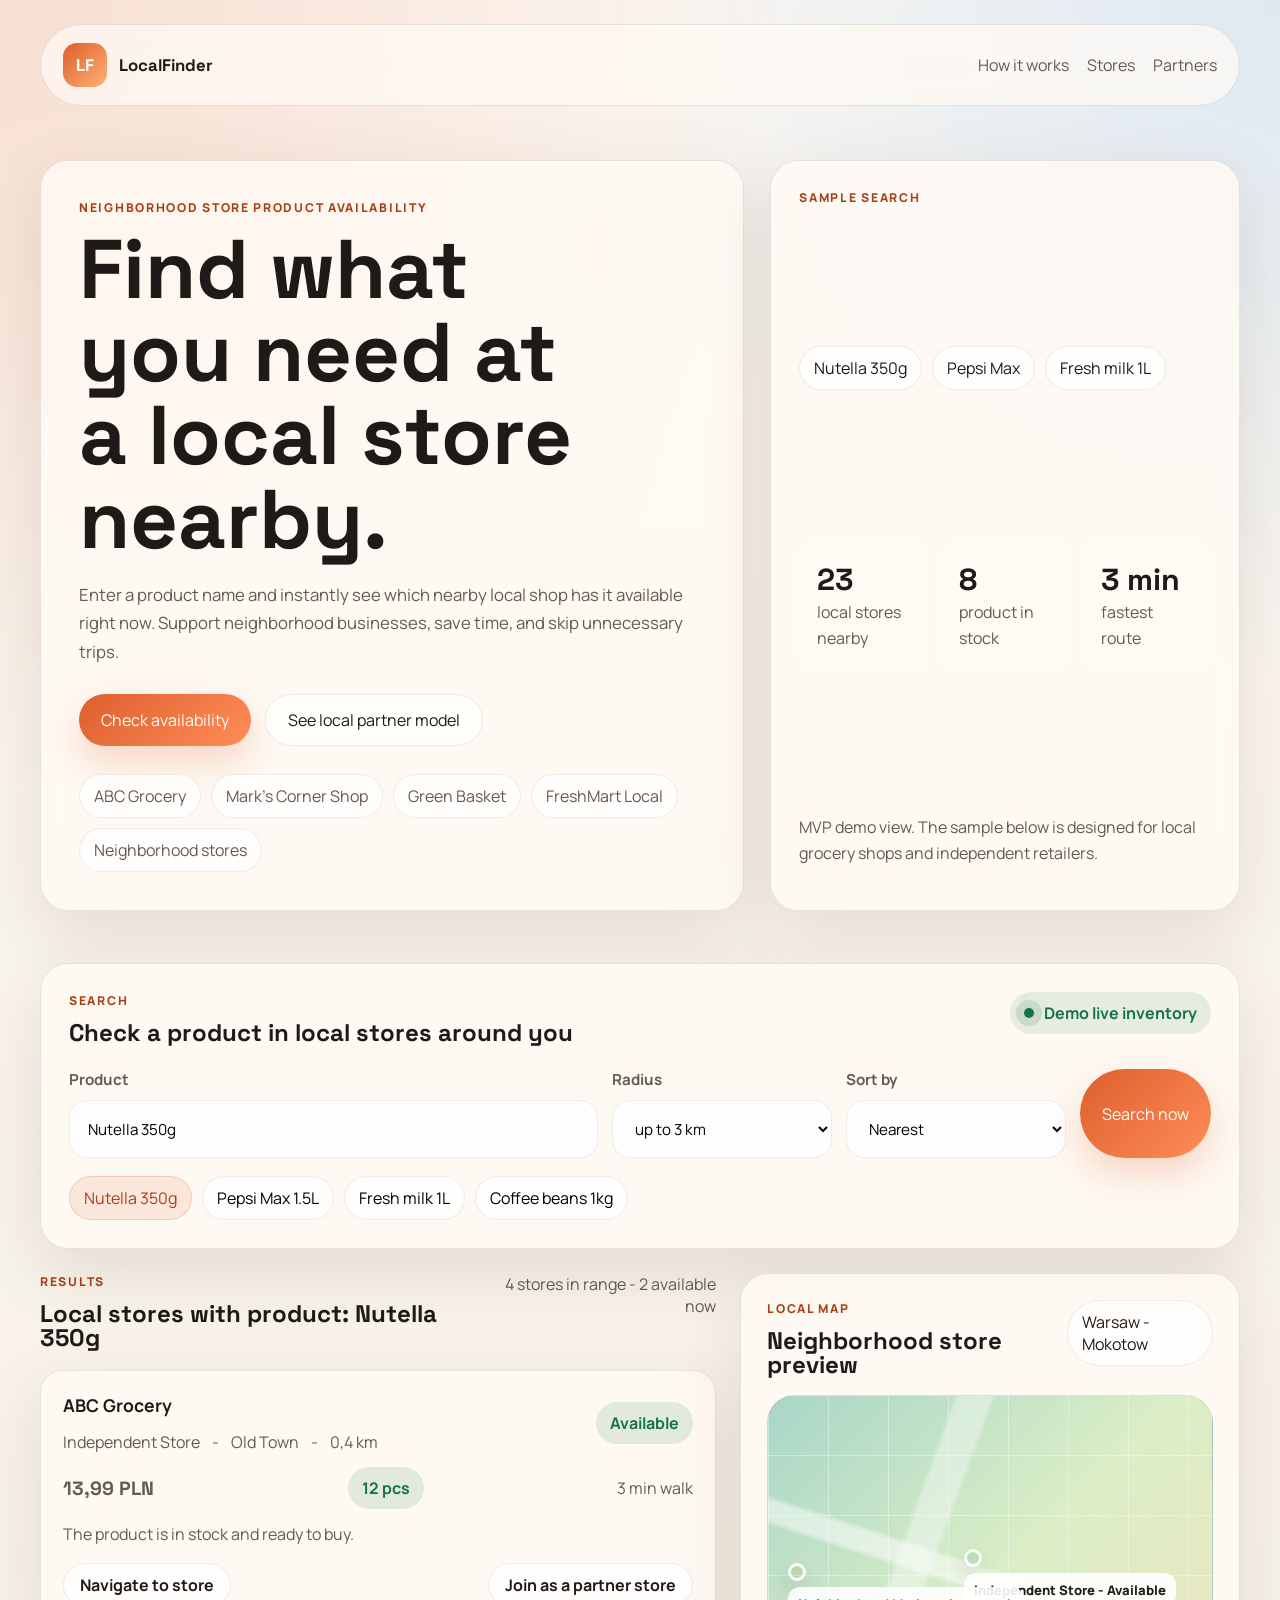
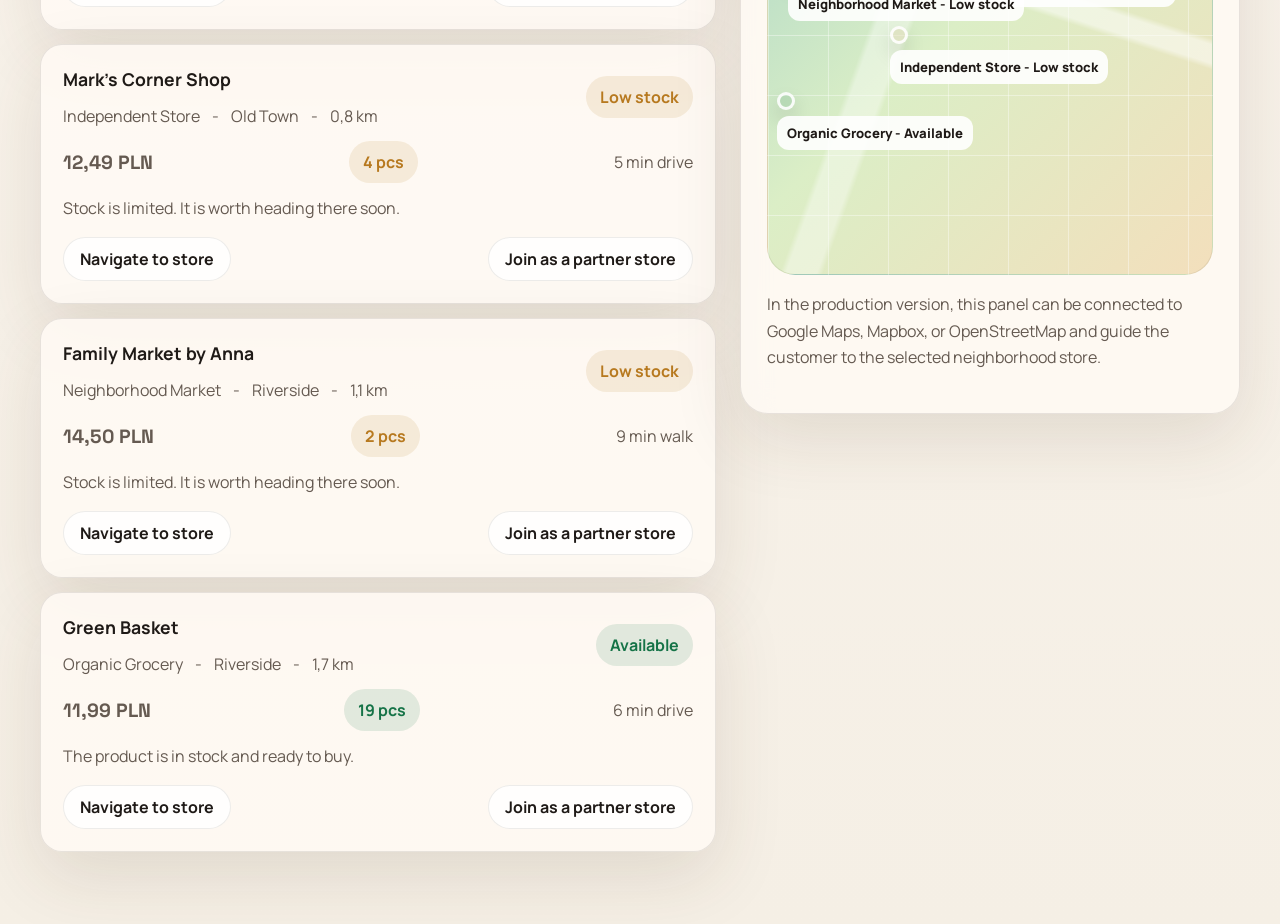
<file: localfinder.html>
<!DOCTYPE html>
<html lang="en">
<head>
  <meta charset="UTF-8">
  <meta name="viewport" content="width=device-width, initial-scale=1.0">
  <title>LocalFinder - find products in neighborhood stores</title>
  <meta name="theme-color" content="#dd5f2d">
  <meta name="description" content="LocalFinder helps people find products in nearby neighborhood stores.">
  <link rel="manifest" href="localfinder.webmanifest">
  <link rel="icon" href="localfinder-icon.svg" type="image/svg+xml">
  <link rel="preconnect" href="https://fonts.googleapis.com">
  <link rel="preconnect" href="https://fonts.gstatic.com" crossorigin>
  <link href="https://fonts.googleapis.com/css2?family=Space+Grotesk:wght@400;500;700&family=Manrope:wght@400;500;700;800&display=swap" rel="stylesheet">
  <link rel="stylesheet" href="styles.css">
</head>
<body>
  <div class="page-shell">
    <header class="topbar">
      <a class="brand" href="#home">
        <span class="brand-mark">LF</span>
        <span>LocalFinder</span>
      </a>
      <nav class="topnav">
        <a href="#how-it-works">How it works</a>
        <a href="#results">Stores</a>
        <a href="#partners">Partners</a>
      </nav>
    </header>

    <main id="home">
      <section class="hero">
        <div class="hero-copy">
          <p class="eyebrow">Neighborhood store product availability</p>
          <h1>Find what you need at a local store nearby.</h1>
          <p class="hero-text">
            Enter a product name and instantly see which nearby local shop has it available right now.
            Support neighborhood businesses, save time, and skip unnecessary trips.
          </p>
          <div class="hero-actions">
            <a class="button button-primary" href="#search-panel">Check availability</a>
            <a class="button button-secondary" href="#partners">See local partner model</a>
          </div>
          <div class="trust-row">
            <span>ABC Grocery</span>
            <span>Mark's Corner Shop</span>
            <span>Green Basket</span>
            <span>FreshMart Local</span>
            <span>Neighborhood stores</span>
          </div>
        </div>

        <aside class="hero-card">
          <p class="card-kicker">Sample search</p>
          <div class="sample-search">
            <span class="sample-chip">Nutella 350g</span>
            <span class="sample-chip">Pepsi Max</span>
            <span class="sample-chip">Fresh milk 1L</span>
          </div>
          <div class="snapshot">
            <div>
              <strong>23</strong>
              <span>local stores nearby</span>
            </div>
            <div>
              <strong>8</strong>
              <span>product in stock</span>
            </div>
            <div>
              <strong>3 min</strong>
              <span>fastest route</span>
            </div>
          </div>
          <p class="snapshot-note">MVP demo view. The sample below is designed for local grocery shops and independent retailers.</p>
        </aside>
      </section>

      <section class="search-panel" id="search-panel">
        <div class="panel-heading">
          <div>
            <p class="section-kicker">Search</p>
            <h2>Check a product in local stores around you</h2>
          </div>
          <div class="live-badge">
            <span class="live-dot"></span>
            Demo live inventory
          </div>
        </div>

        <form id="search-form" class="search-form">
          <label class="field field-search">
            <span>Product</span>
            <input id="product-input" type="text" value="Nutella 350g" placeholder="e.g. Nutella 350g, Pepsi Max, fresh milk 1L">
          </label>

          <label class="field">
            <span>Radius</span>
            <select id="radius-select">
              <option value="1.5">up to 1.5 km</option>
              <option value="3" selected>up to 3 km</option>
              <option value="5">up to 5 km</option>
            </select>
          </label>

          <label class="field">
            <span>Sort by</span>
            <select id="sort-select">
              <option value="distance">Nearest</option>
              <option value="availability">Best availability</option>
              <option value="price">Lowest price</option>
            </select>
          </label>

          <button type="submit" class="button button-primary button-submit">Search now</button>
        </form>

        <div class="quick-tags" id="quick-tags">
          <button type="button" class="tag is-active" data-product="Nutella 350g">Nutella 350g</button>
          <button type="button" class="tag" data-product="Pepsi Max 1.5L">Pepsi Max 1.5L</button>
          <button type="button" class="tag" data-product="Fresh milk 1L">Fresh milk 1L</button>
          <button type="button" class="tag" data-product="Coffee beans 1kg">Coffee beans 1kg</button>
        </div>
      </section>

      <section class="results-section" id="results">
        <div class="results-layout">
          <div class="results-column">
            <div class="results-header">
              <div>
                <p class="section-kicker">Results</p>
                <h2 id="results-title">Local stores with product: Nutella 350g</h2>
              </div>
              <div class="results-summary" id="results-summary"></div>
            </div>
            <div id="results-list" class="results-list"></div>
          </div>

          <aside class="map-card">
            <div class="map-card-header">
              <div>
                <p class="section-kicker">Local map</p>
                <h2>Neighborhood store preview</h2>
              </div>
              <span class="map-badge">Warsaw - Mokotow</span>
            </div>
            <div id="map-grid" class="map-grid" aria-label="Illustrative store map"></div>
            <p class="map-note">
              In the production version, this panel can be connected to Google Maps, Mapbox, or OpenStreetMap and guide the customer to the selected neighborhood store.
            </p>
          </aside>
        </div>
      </section>
    </main>
  </div>

  <script src="localfinder-app.js"></script>
</body>
</html>
</file>
<file: styles.css>
:root {
  --bg: #f5efe5;
  --bg-accent: #efe3d1;
  --surface: rgba(255, 250, 244, 0.82);
  --surface-strong: #fffaf3;
  --text: #1f1a17;
  --muted: #655a51;
  --line: rgba(31, 26, 23, 0.1);
  --brand: #dd5f2d;
  --brand-dark: #a94118;
  --good: #157347;
  --warn: #b7791f;
  --bad: #b3261e;
  --shadow: 0 24px 70px rgba(75, 48, 25, 0.12);
  --radius-xl: 28px;
  --radius-lg: 22px;
  --radius-md: 16px;
  --radius-sm: 12px;
}

* {
  box-sizing: border-box;
}

html {
  scroll-behavior: smooth;
}

body {
  margin: 0;
  font-family: "Manrope", sans-serif;
  color: var(--text);
  background:
    radial-gradient(circle at top left, rgba(221, 95, 45, 0.16), transparent 28%),
    radial-gradient(circle at top right, rgba(0, 132, 255, 0.12), transparent 24%),
    linear-gradient(180deg, #fcf7f1 0%, var(--bg) 100%);
}

a {
  color: inherit;
  text-decoration: none;
}

button,
input,
select {
  font: inherit;
}

.page-shell {
  width: min(1200px, calc(100% - 32px));
  margin: 0 auto;
  padding: 24px 0 72px;
}

.topbar {
  display: flex;
  align-items: center;
  justify-content: space-between;
  gap: 16px;
  padding: 18px 22px;
  border: 1px solid var(--line);
  border-radius: 999px;
  background: rgba(255, 250, 244, 0.72);
  backdrop-filter: blur(16px);
  position: sticky;
  top: 16px;
  z-index: 20;
}

.brand {
  display: inline-flex;
  align-items: center;
  gap: 12px;
  font-family: "Space Grotesk", sans-serif;
  font-size: 1.05rem;
  font-weight: 700;
}

.brand-mark {
  display: grid;
  place-items: center;
  width: 44px;
  height: 44px;
  border-radius: 14px;
  background: linear-gradient(135deg, var(--brand), #ffb074);
  color: white;
}

.topnav {
  display: flex;
  gap: 18px;
  color: var(--muted);
  align-items: center;
}

.topnav-cta {
  padding: 10px 16px;
  border-radius: 999px;
  color: white;
  background: linear-gradient(135deg, #1f1a17, #53392b);
  box-shadow: 0 12px 24px rgba(31, 26, 23, 0.18);
}

.hero {
  display: grid;
  grid-template-columns: 1.2fr 0.8fr;
  gap: 26px;
  padding: 54px 0 28px;
}

.hero-copy,
.hero-card,
.search-panel,
.map-card,
.step-card,
.partner-card {
  border: 1px solid var(--line);
  background: var(--surface);
  backdrop-filter: blur(14px);
  box-shadow: var(--shadow);
}

.hero-copy {
  padding: 38px;
  border-radius: var(--radius-xl);
}

.eyebrow,
.section-kicker,
.card-kicker {
  margin: 0 0 12px;
  text-transform: uppercase;
  letter-spacing: 0.14em;
  color: var(--brand-dark);
  font-size: 0.76rem;
  font-weight: 800;
}

.hero h1,
.search-panel h2,
.results-header h2,
.map-card h2,
.section-heading h2 {
  margin: 0;
  font-family: "Space Grotesk", sans-serif;
  line-height: 1;
}

.hero h1 {
  font-size: clamp(2.8rem, 7vw, 5.2rem);
  max-width: 10ch;
}

.hero-text {
  max-width: 62ch;
  margin: 20px 0 0;
  font-size: 1.05rem;
  line-height: 1.7;
  color: var(--muted);
}

.hero-highlights {
  display: flex;
  flex-wrap: wrap;
  gap: 10px;
  margin-top: 22px;
}

.hero-highlights span {
  padding: 10px 14px;
  border-radius: 999px;
  background: rgba(221, 95, 45, 0.1);
  border: 1px solid rgba(221, 95, 45, 0.16);
  color: var(--brand-dark);
  font-weight: 700;
}

.hero-actions {
  display: flex;
  flex-wrap: wrap;
  gap: 14px;
  margin-top: 28px;
}

.button {
  display: inline-flex;
  align-items: center;
  justify-content: center;
  min-height: 52px;
  padding: 0 22px;
  border-radius: 999px;
  border: 0;
  cursor: pointer;
  transition: transform 160ms ease, box-shadow 160ms ease, background 160ms ease;
}

.button:hover {
  transform: translateY(-2px);
}

.button-primary {
  background: linear-gradient(135deg, var(--brand), #ff8d57);
  color: white;
  box-shadow: 0 16px 36px rgba(221, 95, 45, 0.24);
}

.button-secondary {
  background: rgba(255, 255, 255, 0.68);
  color: var(--text);
  border: 1px solid rgba(31, 26, 23, 0.08);
}

.trust-row {
  display: flex;
  flex-wrap: wrap;
  gap: 10px;
  margin-top: 28px;
  color: var(--muted);
}

.trust-row span,
.sample-chip,
.tag,
.map-badge {
  padding: 10px 14px;
  border-radius: 999px;
  border: 1px solid rgba(31, 26, 23, 0.08);
  background: rgba(255, 255, 255, 0.7);
}

.hero-card {
  border-radius: var(--radius-xl);
  padding: 28px;
  display: flex;
  flex-direction: column;
  justify-content: space-between;
}

.hero-card-banner,
.owner-banner {
  padding: 18px;
  border-radius: 18px;
  background: linear-gradient(135deg, rgba(221, 95, 45, 0.12), rgba(255, 176, 116, 0.18));
  border: 1px solid rgba(221, 95, 45, 0.16);
}

.hero-card-banner strong,
.owner-banner strong {
  display: block;
  font-family: "Space Grotesk", sans-serif;
  font-size: 1.05rem;
}

.hero-card-banner span,
.owner-banner span {
  display: block;
  margin-top: 8px;
  color: var(--muted);
  line-height: 1.6;
}

.sample-search {
  display: flex;
  flex-wrap: wrap;
  gap: 10px;
}

.snapshot {
  display: grid;
  grid-template-columns: repeat(3, 1fr);
  gap: 14px;
  margin-top: 24px;
}

.snapshot div {
  padding: 18px;
  border-radius: var(--radius-md);
  background: var(--surface-strong);
}

.snapshot strong {
  display: block;
  font-family: "Space Grotesk", sans-serif;
  font-size: 1.9rem;
}

.snapshot span,
.snapshot-note,
.partner-card p,
.step-card p,
.map-note {
  color: var(--muted);
  line-height: 1.65;
}

.search-panel,
.how-it-works,
.partners,
.results-section {
  margin-top: 24px;
}

.micro-benefits {
  display: grid;
  grid-template-columns: repeat(3, 1fr);
  gap: 16px;
  margin-top: 8px;
}

.benefit-card {
  padding: 22px;
  border-radius: var(--radius-lg);
  background: rgba(255, 250, 244, 0.86);
  border: 1px solid var(--line);
  box-shadow: var(--shadow);
}

.benefit-card strong {
  display: block;
  font-family: "Space Grotesk", sans-serif;
  font-size: 1.05rem;
}

.benefit-card span {
  display: block;
  margin-top: 10px;
  color: var(--muted);
  line-height: 1.6;
}

.search-panel {
  padding: 28px;
  border-radius: var(--radius-xl);
}

.panel-heading,
.results-header,
.map-card-header,
.section-heading {
  display: flex;
  justify-content: space-between;
  gap: 18px;
  align-items: start;
}

.live-badge {
  display: inline-flex;
  align-items: center;
  gap: 10px;
  padding: 10px 14px;
  border-radius: 999px;
  background: rgba(21, 115, 71, 0.1);
  color: var(--good);
  font-weight: 700;
}

.live-dot {
  width: 10px;
  height: 10px;
  border-radius: 50%;
  background: currentColor;
  box-shadow: 0 0 0 8px rgba(21, 115, 71, 0.14);
}

.search-form {
  display: grid;
  grid-template-columns: minmax(0, 2.4fr) repeat(2, minmax(150px, 1fr)) auto;
  gap: 14px;
  margin-top: 24px;
}

.field {
  display: flex;
  flex-direction: column;
  gap: 10px;
  color: var(--muted);
  font-size: 0.95rem;
}

.field span {
  font-weight: 700;
}

.field input,
.field select {
  min-height: 58px;
  padding: 0 18px;
  border-radius: 18px;
  border: 1px solid rgba(31, 26, 23, 0.08);
  background: rgba(255, 255, 255, 0.9);
  outline: none;
}

.field input:focus,
.field select:focus {
  border-color: rgba(221, 95, 45, 0.46);
  box-shadow: 0 0 0 4px rgba(221, 95, 45, 0.12);
}

.quick-tags {
  display: flex;
  flex-wrap: wrap;
  gap: 10px;
  margin-top: 18px;
}

.tag {
  cursor: pointer;
}

.tag.is-active {
  background: rgba(221, 95, 45, 0.12);
  color: var(--brand-dark);
  border-color: rgba(221, 95, 45, 0.22);
}

.results-layout {
  display: grid;
  grid-template-columns: minmax(0, 1.15fr) minmax(320px, 0.85fr);
  gap: 24px;
  align-items: start;
}

.results-summary {
  color: var(--muted);
  max-width: 26ch;
  text-align: right;
}

.results-list {
  display: grid;
  gap: 14px;
  margin-top: 20px;
}

.store-card {
  padding: 22px;
  border-radius: var(--radius-lg);
  background: rgba(255, 250, 244, 0.88);
  border: 1px solid var(--line);
  box-shadow: var(--shadow);
}

.store-top,
.store-meta,
.store-actions,
.store-stock {
  display: flex;
  flex-wrap: wrap;
  align-items: center;
  justify-content: space-between;
  gap: 12px;
}

.store-top h3 {
  margin: 0;
  font-size: 1.1rem;
}

.store-meta,
.store-stock,
.availability-note,
.empty-state p {
  margin-top: 14px;
  color: var(--muted);
}

.store-pill,
.stock-pill {
  display: inline-flex;
  align-items: center;
  gap: 8px;
  padding: 10px 14px;
  border-radius: 999px;
  font-weight: 700;
}

.status-good {
  background: rgba(21, 115, 71, 0.12);
  color: var(--good);
}

.status-warn {
  background: rgba(183, 121, 31, 0.12);
  color: var(--warn);
}

.status-bad {
  background: rgba(179, 38, 30, 0.12);
  color: var(--bad);
}

.store-price {
  font-family: "Space Grotesk", sans-serif;
  font-weight: 700;
  font-size: 1.2rem;
}

.store-actions {
  margin-top: 18px;
}

.action-link {
  display: inline-flex;
  align-items: center;
  justify-content: center;
  min-height: 44px;
  padding: 0 16px;
  border-radius: 999px;
  background: rgba(255, 255, 255, 0.82);
  border: 1px solid rgba(31, 26, 23, 0.08);
  font-weight: 700;
}

.map-card {
  border-radius: var(--radius-xl);
  padding: 26px;
  position: sticky;
  top: 104px;
}

.map-grid {
  position: relative;
  height: 480px;
  margin-top: 18px;
  border-radius: 28px;
  overflow: hidden;
  background:
    linear-gradient(0deg, rgba(255,255,255,0.38) 1px, transparent 1px),
    linear-gradient(90deg, rgba(255,255,255,0.38) 1px, transparent 1px),
    linear-gradient(135deg, #a8d6c8 0%, #dbeec6 45%, #f3dfbc 100%);
  background-size: 60px 60px, 60px 60px, cover;
  border: 1px solid rgba(31, 26, 23, 0.08);
}

.map-grid::before,
.map-grid::after {
  content: "";
  position: absolute;
  inset: 0;
}

.map-grid::before {
  background:
    linear-gradient(110deg, transparent 30%, rgba(255,255,255,0.38) 31%, rgba(255,255,255,0.38) 36%, transparent 37%),
    linear-gradient(18deg, transparent 56%, rgba(255,255,255,0.5) 57%, rgba(255,255,255,0.5) 60%, transparent 61%);
}

.map-pin {
  position: absolute;
  display: flex;
  flex-direction: column;
  gap: 6px;
  transform: translate(-50%, -50%);
}

.pin-dot {
  width: 18px;
  height: 18px;
  border-radius: 50%;
  border: 3px solid rgba(255, 255, 255, 0.9);
  box-shadow: 0 10px 20px rgba(0, 0, 0, 0.14);
}

.pin-label {
  padding: 8px 10px;
  border-radius: 12px;
  background: rgba(255, 255, 255, 0.9);
  white-space: nowrap;
  font-size: 0.82rem;
  font-weight: 800;
}

.how-it-works,
.partners {
  padding-top: 28px;
}

.schema-section {
  padding-top: 28px;
}

.steps,
.partner-grid {
  display: grid;
  gap: 18px;
  margin-top: 22px;
}

.steps {
  grid-template-columns: repeat(3, 1fr);
}

.partner-grid {
  grid-template-columns: repeat(4, 1fr);
}

.schema-grid {
  display: grid;
  grid-template-columns: repeat(4, 1fr);
  gap: 18px;
  margin-top: 22px;
}

.step-card,
.partner-card {
  padding: 24px;
  border-radius: var(--radius-lg);
}

.step-number {
  display: inline-flex;
  margin-bottom: 24px;
  font-family: "Space Grotesk", sans-serif;
  font-size: 2rem;
  color: var(--brand);
}

.accent-card {
  background: linear-gradient(135deg, #1f1a17, #4d3527);
  color: white;
}

.accent-card p {
  color: rgba(255, 255, 255, 0.74);
}

.empty-state {
  padding: 30px;
  border-radius: var(--radius-lg);
  border: 1px dashed rgba(31, 26, 23, 0.18);
  background: rgba(255, 255, 255, 0.52);
}

@media (max-width: 1050px) {
  .hero,
  .results-layout,
  .micro-benefits,
  .steps,
  .partner-grid,
  .schema-grid {
    grid-template-columns: 1fr;
  }

  .search-form {
    grid-template-columns: 1fr 1fr;
  }

  .button-submit {
    grid-column: span 2;
  }

  .map-card {
    position: static;
  }
}

@media (max-width: 760px) {
  .page-shell {
    width: min(100% - 20px, 1200px);
    padding-top: 14px;
  }

  .topbar,
  .panel-heading,
  .results-header,
  .section-heading,
  .map-card-header {
    flex-direction: column;
  }

  .topnav {
    flex-wrap: wrap;
  }

  .hero-copy,
  .hero-card,
  .search-panel,
  .map-card,
  .step-card,
  .partner-card,
  .store-card {
    padding: 20px;
  }

  .search-form {
    grid-template-columns: 1fr;
  }

  .button-submit {
    grid-column: span 1;
  }

  .snapshot {
    grid-template-columns: 1fr;
  }

  .results-summary {
    text-align: left;
  }

  .map-grid {
    height: 360px;
  }
}
</file>
